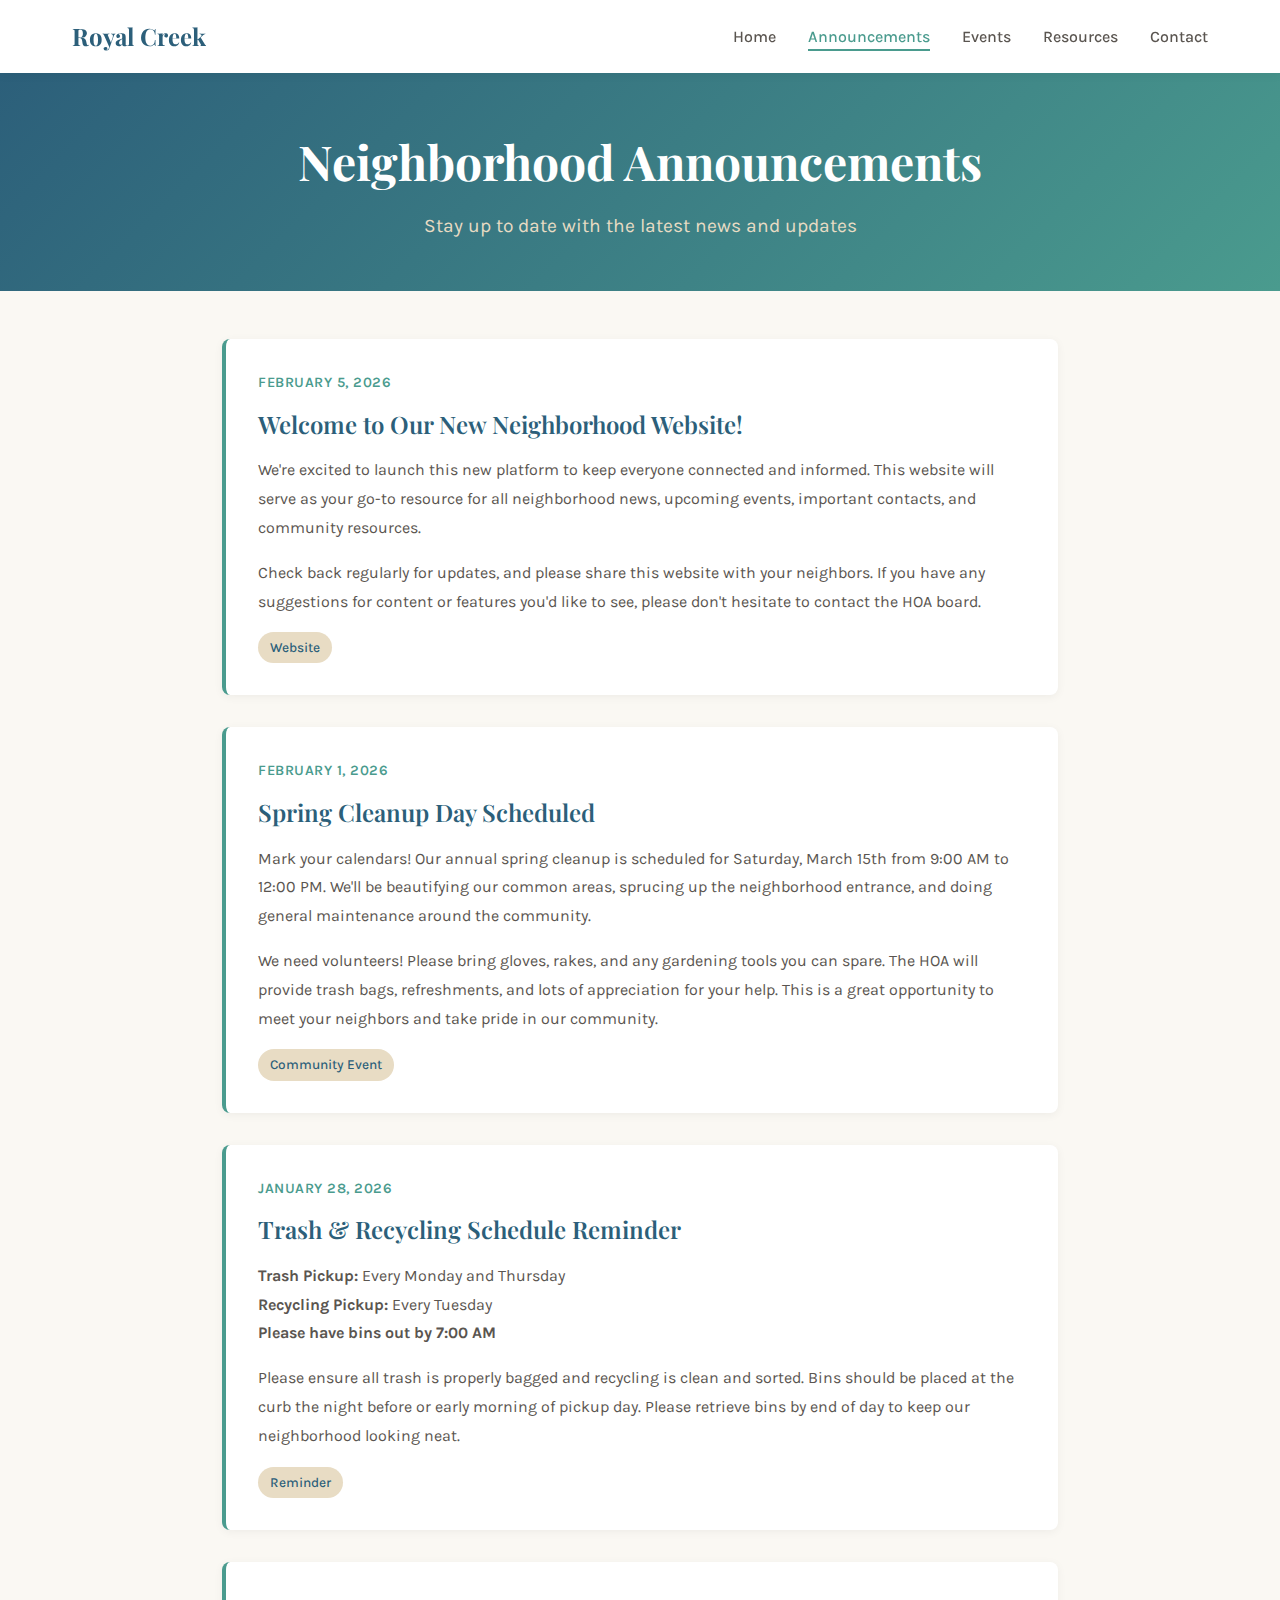
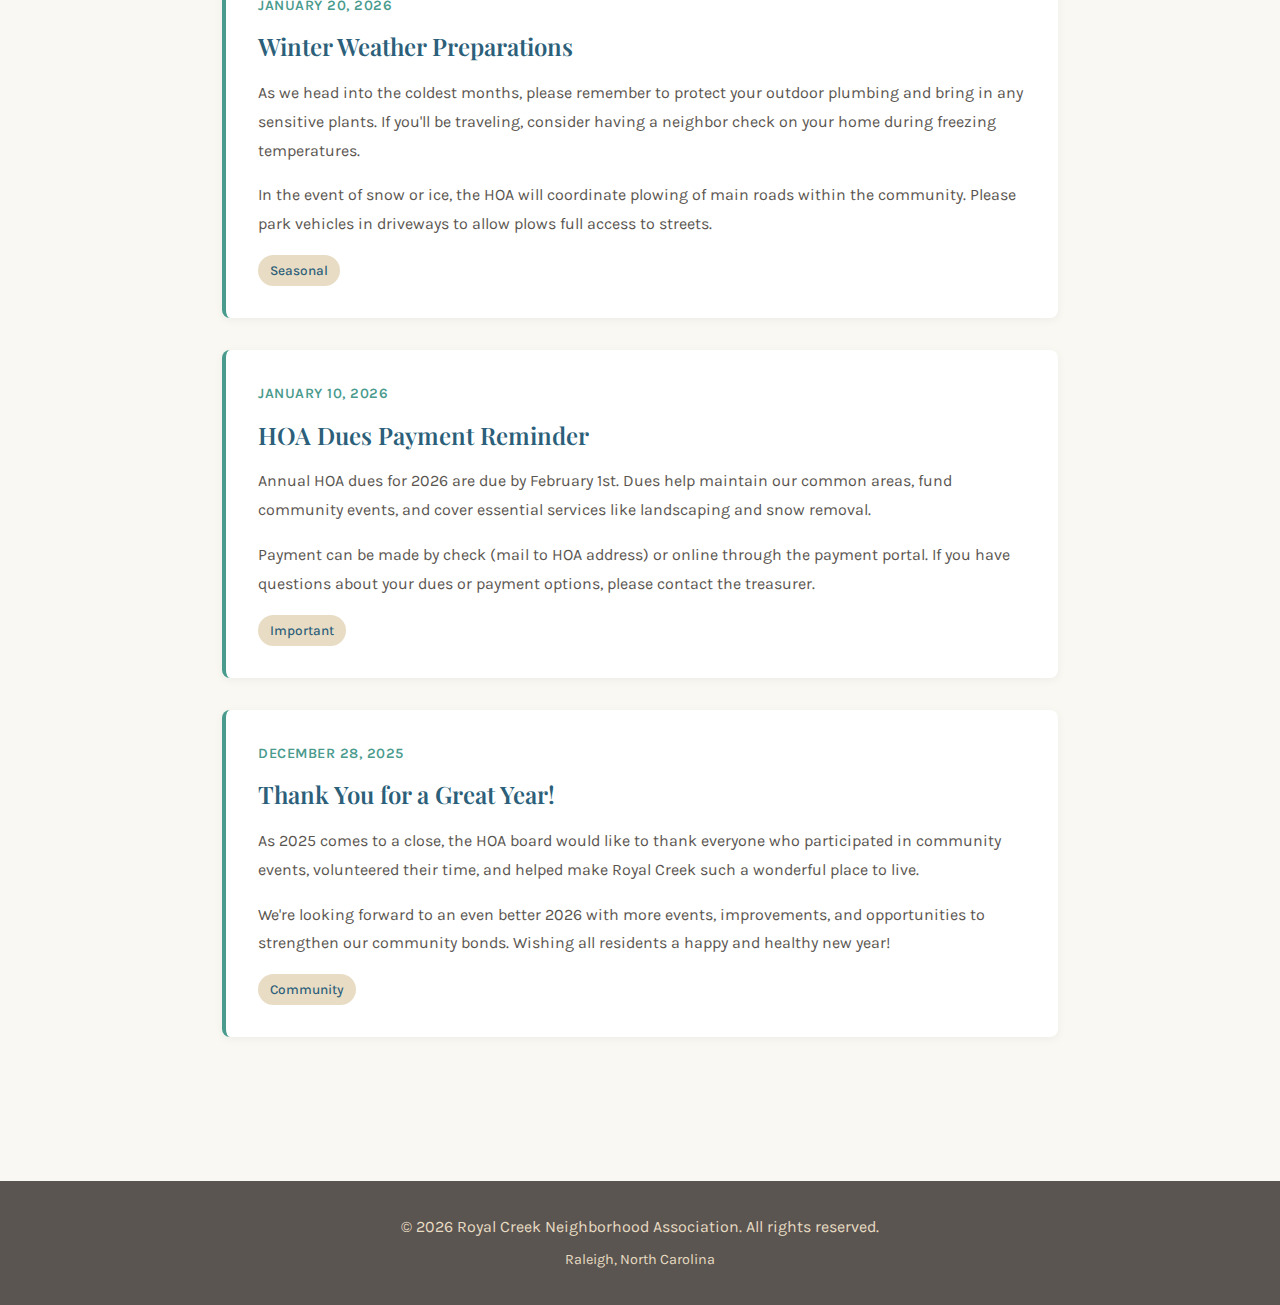
<file: announcements.html>
<!DOCTYPE html>
<html lang="en">
<head>
    <meta charset="UTF-8">
    <meta name="viewport" content="width=device-width, initial-scale=1.0">
    <title>Announcements | Royal Creek Neighborhood</title>
    <link href="https://fonts.googleapis.com/css2?family=Playfair+Display:wght@600;700&family=Karla:wght@400;500;600&display=swap" rel="stylesheet">
    <style>
        :root {
            --creek-blue: #2c5f7a;
            --creek-teal: #4a9b8e;
            --sand: #e8dcc4;
            --stone: #5a5550;
            --sage: #8fa88e;
            --cream: #faf8f3;
            --sunset: #d68568;
        }

        * {
            margin: 0;
            padding: 0;
            box-sizing: border-box;
        }

        body {
            font-family: 'Karla', sans-serif;
            background: var(--cream);
            color: var(--stone);
            line-height: 1.7;
        }

        .nav {
            background: white;
            box-shadow: 0 2px 10px rgba(0,0,0,0.05);
            position: sticky;
            top: 0;
            z-index: 100;
        }

        .nav-container {
            max-width: 1200px;
            margin: 0 auto;
            padding: 1rem 2rem;
            display: flex;
            justify-content: space-between;
            align-items: center;
        }

        .nav-logo {
            font-family: 'Playfair Display', serif;
            font-size: 1.5rem;
            color: var(--creek-blue);
            font-weight: 700;
            text-decoration: none;
        }

        .nav-links {
            display: flex;
            gap: 2rem;
            list-style: none;
        }

        .nav-links a {
            color: var(--stone);
            text-decoration: none;
            font-weight: 500;
            transition: color 0.3s ease;
            position: relative;
        }

        .nav-links a:hover,
        .nav-links a.active {
            color: var(--creek-teal);
        }

        .nav-links a.active::after {
            content: '';
            position: absolute;
            bottom: -5px;
            left: 0;
            right: 0;
            height: 2px;
            background: var(--creek-teal);
        }

        .mobile-toggle {
            display: none;
            background: none;
            border: none;
            font-size: 1.5rem;
            color: var(--creek-blue);
            cursor: pointer;
        }

        .page-header {
            background: linear-gradient(135deg, var(--creek-blue) 0%, var(--creek-teal) 100%);
            padding: 3rem 2rem;
            text-align: center;
            color: white;
        }

        .page-header h1 {
            font-family: 'Playfair Display', serif;
            font-size: 3rem;
            margin-bottom: 0.5rem;
        }

        .page-header p {
            font-size: 1.2rem;
            color: var(--sand);
        }

        .container {
            max-width: 900px;
            margin: 0 auto;
            padding: 3rem 2rem;
        }

        .announcements {
            background: white;
            border-left: 4px solid var(--creek-teal);
            padding: 2rem;
            margin-bottom: 2rem;
            border-radius: 8px;
            box-shadow: 0 2px 10px rgba(0,0,0,0.05);
            transition: transform 0.3s ease, box-shadow 0.3s ease;
        }

        .announcements:hover {
            transform: translateX(8px);
            box-shadow: 0 4px 20px rgba(0,0,0,0.1);
        }

        .announcement-date {
            color: var(--creek-teal);
            font-weight: 600;
            font-size: 0.9rem;
            margin-bottom: 0.5rem;
            text-transform: uppercase;
            letter-spacing: 0.5px;
        }

        .announcement-title {
            font-size: 1.5rem;
            color: var(--creek-blue);
            margin-bottom: 0.75rem;
            font-weight: 600;
            font-family: 'Playfair Display', serif;
        }

        .announcement-content {
            color: var(--stone);
            line-height: 1.8;
        }

        .announcement-tag {
            display: inline-block;
            background: var(--sand);
            color: var(--creek-blue);
            padding: 0.25rem 0.75rem;
            border-radius: 20px;
            font-size: 0.85rem;
            margin-top: 1rem;
            font-weight: 500;
        }

        footer {
            background: var(--stone);
            color: var(--sand);
            text-align: center;
            padding: 2rem;
            margin-top: 4rem;
        }

        @media (max-width: 768px) {
            .mobile-toggle {
                display: block;
            }

            .nav-links {
                display: none;
                position: absolute;
                top: 100%;
                left: 0;
                right: 0;
                background: white;
                flex-direction: column;
                padding: 1rem 2rem;
                box-shadow: 0 4px 10px rgba(0,0,0,0.1);
            }

            .nav-links.active {
                display: flex;
            }

            .page-header h1 {
                font-size: 2rem;
            }

            .container {
                padding: 2rem 1rem;
            }
        }
    </style>
</head>
<body>
    <nav class="nav">
        <div class="nav-container">
            <a href="index.html" class="nav-logo">Royal Creek</a>
            <button class="mobile-toggle" onclick="toggleMenu()">☰</button>
            <ul class="nav-links" id="navLinks">
                <li><a href="index.html">Home</a></li>
                <li><a href="announcements.html" class="active">Announcements</a></li>
                <li><a href="events.html">Events</a></li>
                <li><a href="resources.html">Resources</a></li>
                <li><a href="contact.html">Contact</a></li>
            </ul>
        </div>
    </nav>

    <div class="page-header">
        <h1>Neighborhood Announcements</h1>
        <p>Stay up to date with the latest news and updates</p>
    </div>

    <div class="container">
        <div class="announcements">
            <div class="announcement-date">February 5, 2026</div>
            <div class="announcement-title">Welcome to Our New Neighborhood Website!</div>
            <div class="announcement-content">
                <p>We're excited to launch this new platform to keep everyone connected and informed. This website will serve as your go-to resource for all neighborhood news, upcoming events, important contacts, and community resources.</p>
                <p style="margin-top: 1rem;">Check back regularly for updates, and please share this website with your neighbors. If you have any suggestions for content or features you'd like to see, please don't hesitate to contact the HOA board.</p>
            </div>
            <span class="announcement-tag">Website</span>
        </div>

        <div class="announcements">
            <div class="announcement-date">February 1, 2026</div>
            <div class="announcement-title">Spring Cleanup Day Scheduled</div>
            <div class="announcement-content">
                <p>Mark your calendars! Our annual spring cleanup is scheduled for Saturday, March 15th from 9:00 AM to 12:00 PM. We'll be beautifying our common areas, sprucing up the neighborhood entrance, and doing general maintenance around the community.</p>
                <p style="margin-top: 1rem;">We need volunteers! Please bring gloves, rakes, and any gardening tools you can spare. The HOA will provide trash bags, refreshments, and lots of appreciation for your help. This is a great opportunity to meet your neighbors and take pride in our community.</p>
            </div>
            <span class="announcement-tag">Community Event</span>
        </div>

        <div class="announcements">
            <div class="announcement-date">January 28, 2026</div>
            <div class="announcement-title">Trash & Recycling Schedule Reminder</div>
            <div class="announcement-content">
                <p><strong>Trash Pickup:</strong> Every Monday and Thursday<br>
                <strong>Recycling Pickup:</strong> Every Tuesday<br>
                <strong>Please have bins out by 7:00 AM</strong></p>
                <p style="margin-top: 1rem;">Please ensure all trash is properly bagged and recycling is clean and sorted. Bins should be placed at the curb the night before or early morning of pickup day. Please retrieve bins by end of day to keep our neighborhood looking neat.</p>
            </div>
            <span class="announcement-tag">Reminder</span>
        </div>

        <div class="announcements">
            <div class="announcement-date">January 20, 2026</div>
            <div class="announcement-title">Winter Weather Preparations</div>
            <div class="announcement-content">
                <p>As we head into the coldest months, please remember to protect your outdoor plumbing and bring in any sensitive plants. If you'll be traveling, consider having a neighbor check on your home during freezing temperatures.</p>
                <p style="margin-top: 1rem;">In the event of snow or ice, the HOA will coordinate plowing of main roads within the community. Please park vehicles in driveways to allow plows full access to streets.</p>
            </div>
            <span class="announcement-tag">Seasonal</span>
        </div>

        <div class="announcements">
            <div class="announcement-date">January 10, 2026</div>
            <div class="announcement-title">HOA Dues Payment Reminder</div>
            <div class="announcement-content">
                <p>Annual HOA dues for 2026 are due by February 1st. Dues help maintain our common areas, fund community events, and cover essential services like landscaping and snow removal.</p>
                <p style="margin-top: 1rem;">Payment can be made by check (mail to HOA address) or online through the payment portal. If you have questions about your dues or payment options, please contact the treasurer.</p>
            </div>
            <span class="announcement-tag">Important</span>
        </div>

        <div class="announcements">
            <div class="announcement-date">December 28, 2025</div>
            <div class="announcement-title">Thank You for a Great Year!</div>
            <div class="announcement-content">
                <p>As 2025 comes to a close, the HOA board would like to thank everyone who participated in community events, volunteered their time, and helped make Royal Creek such a wonderful place to live.</p>
                <p style="margin-top: 1rem;">We're looking forward to an even better 2026 with more events, improvements, and opportunities to strengthen our community bonds. Wishing all residents a happy and healthy new year!</p>
            </div>
            <span class="announcement-tag">Community</span>
        </div>
    </div>

    <footer>
        <p>&copy; 2026 Royal Creek Neighborhood Association. All rights reserved.</p>
        <p style="margin-top: 0.5rem; font-size: 0.9rem;">Raleigh, North Carolina</p>
    </footer>

    <script>
        function toggleMenu() {
            document.getElementById('navLinks').classList.toggle('active');
        }
    </script>
</body>
</html>
</file>
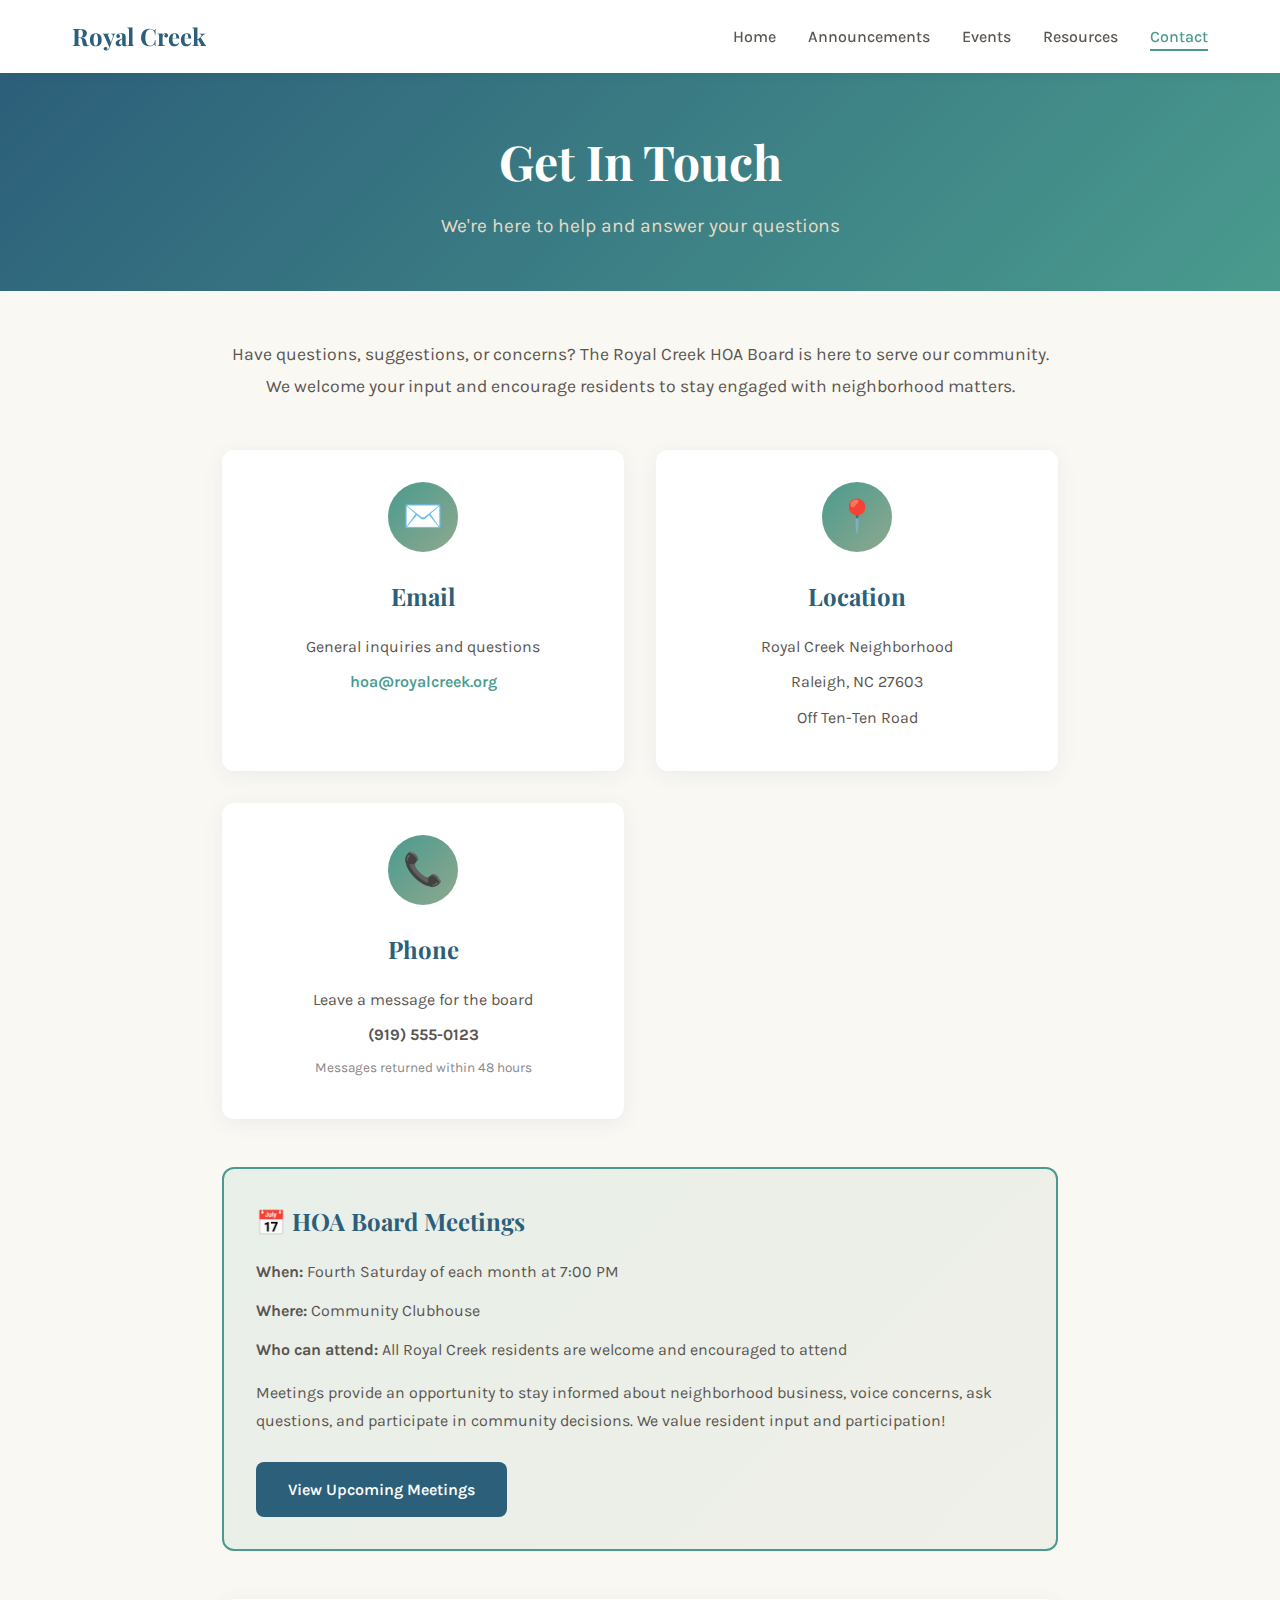
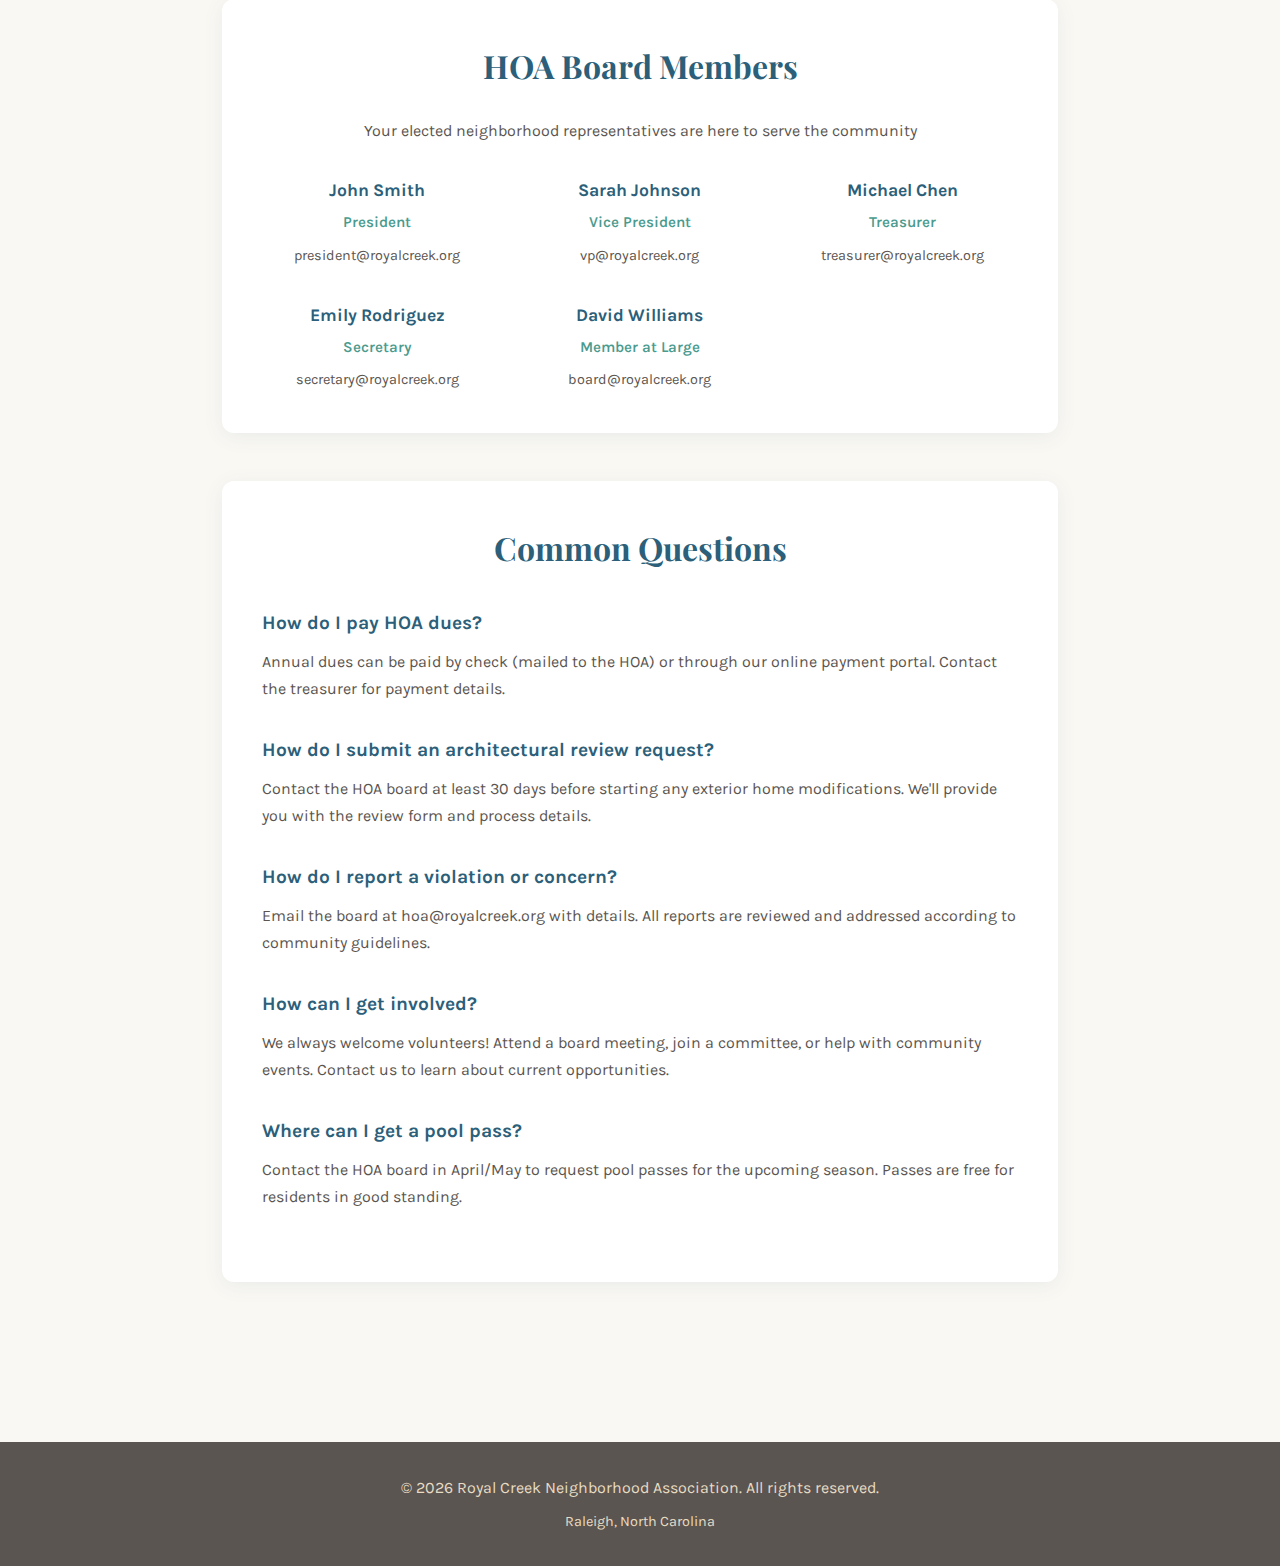
<file: contact.html>
<!DOCTYPE html>
<html lang="en">
<head>
    <meta charset="UTF-8">
    <meta name="viewport" content="width=device-width, initial-scale=1.0">
    <title>Contact | Royal Creek Neighborhood</title>
    <link href="https://fonts.googleapis.com/css2?family=Playfair+Display:wght@600;700&family=Karla:wght@400;500;600&display=swap" rel="stylesheet">
    <style>
        :root {
            --creek-blue: #2c5f7a;
            --creek-teal: #4a9b8e;
            --sand: #e8dcc4;
            --stone: #5a5550;
            --sage: #8fa88e;
            --cream: #faf8f3;
            --sunset: #d68568;
        }

        * {
            margin: 0;
            padding: 0;
            box-sizing: border-box;
        }

        body {
            font-family: 'Karla', sans-serif;
            background: var(--cream);
            color: var(--stone);
            line-height: 1.7;
        }

        .nav {
            background: white;
            box-shadow: 0 2px 10px rgba(0,0,0,0.05);
            position: sticky;
            top: 0;
            z-index: 100;
        }

        .nav-container {
            max-width: 1200px;
            margin: 0 auto;
            padding: 1rem 2rem;
            display: flex;
            justify-content: space-between;
            align-items: center;
        }

        .nav-logo {
            font-family: 'Playfair Display', serif;
            font-size: 1.5rem;
            color: var(--creek-blue);
            font-weight: 700;
            text-decoration: none;
        }

        .nav-links {
            display: flex;
            gap: 2rem;
            list-style: none;
        }

        .nav-links a {
            color: var(--stone);
            text-decoration: none;
            font-weight: 500;
            transition: color 0.3s ease;
            position: relative;
        }

        .nav-links a:hover,
        .nav-links a.active {
            color: var(--creek-teal);
        }

        .nav-links a.active::after {
            content: '';
            position: absolute;
            bottom: -5px;
            left: 0;
            right: 0;
            height: 2px;
            background: var(--creek-teal);
        }

        .mobile-toggle {
            display: none;
            background: none;
            border: none;
            font-size: 1.5rem;
            color: var(--creek-blue);
            cursor: pointer;
        }

        .page-header {
            background: linear-gradient(135deg, var(--creek-blue) 0%, var(--creek-teal) 100%);
            padding: 3rem 2rem;
            text-align: center;
            color: white;
        }

        .page-header h1 {
            font-family: 'Playfair Display', serif;
            font-size: 3rem;
            margin-bottom: 0.5rem;
        }

        .page-header p {
            font-size: 1.2rem;
            color: var(--sand);
        }

        .container {
            max-width: 900px;
            margin: 0 auto;
            padding: 3rem 2rem;
        }

        .contact-intro {
            text-align: center;
            margin-bottom: 3rem;
        }

        .contact-intro p {
            font-size: 1.1rem;
            line-height: 1.8;
            color: var(--stone);
        }

        .contact-grid {
            display: grid;
            grid-template-columns: repeat(auto-fit, minmax(280px, 1fr));
            gap: 2rem;
            margin-bottom: 3rem;
        }

        .contact-card {
            background: white;
            padding: 2rem;
            border-radius: 12px;
            box-shadow: 0 4px 20px rgba(44, 95, 122, 0.08);
            text-align: center;
            transition: all 0.3s ease;
        }

        .contact-card:hover {
            transform: translateY(-4px);
            box-shadow: 0 8px 30px rgba(44, 95, 122, 0.15);
        }

        .contact-icon {
            width: 70px;
            height: 70px;
            background: linear-gradient(135deg, var(--creek-teal), var(--sage));
            border-radius: 50%;
            display: flex;
            align-items: center;
            justify-content: center;
            margin: 0 auto 1.5rem;
            font-size: 2rem;
        }

        .contact-card h2 {
            font-family: 'Playfair Display', serif;
            font-size: 1.5rem;
            color: var(--creek-blue);
            margin-bottom: 1rem;
        }

        .contact-card p {
            color: var(--stone);
            margin-bottom: 0.5rem;
        }

        .contact-card a {
            color: var(--creek-teal);
            text-decoration: none;
            font-weight: 600;
        }

        .contact-card a:hover {
            text-decoration: underline;
        }

        .board-section {
            background: white;
            padding: 2.5rem;
            border-radius: 12px;
            box-shadow: 0 4px 20px rgba(44, 95, 122, 0.08);
            margin-bottom: 3rem;
        }

        .board-section h2 {
            font-family: 'Playfair Display', serif;
            font-size: 2rem;
            color: var(--creek-blue);
            margin-bottom: 1.5rem;
            text-align: center;
        }

        .board-members {
            display: grid;
            grid-template-columns: repeat(auto-fit, minmax(200px, 1fr));
            gap: 2rem;
            margin-top: 2rem;
        }

        .board-member {
            text-align: center;
        }

        .board-member h3 {
            color: var(--creek-blue);
            font-size: 1.1rem;
            margin-bottom: 0.25rem;
        }

        .board-member .role {
            color: var(--creek-teal);
            font-weight: 600;
            font-size: 0.95rem;
            margin-bottom: 0.5rem;
        }

        .board-member .email {
            color: var(--stone);
            font-size: 0.9rem;
        }

        .meeting-info {
            background: linear-gradient(135deg, rgba(74, 155, 142, 0.1), rgba(143, 168, 142, 0.1));
            border: 2px solid var(--creek-teal);
            border-radius: 12px;
            padding: 2rem;
            margin-bottom: 3rem;
        }

        .meeting-info h3 {
            font-family: 'Playfair Display', serif;
            font-size: 1.5rem;
            color: var(--creek-blue);
            margin-bottom: 1rem;
        }

        .meeting-info p {
            margin-bottom: 0.75rem;
        }

        .btn {
            display: inline-block;
            padding: 0.875rem 2rem;
            background: var(--creek-blue);
            color: white;
            text-decoration: none;
            border-radius: 8px;
            font-weight: 600;
            transition: all 0.3s ease;
            border: none;
            cursor: pointer;
            font-size: 1rem;
            margin-top: 1rem;
        }

        .btn:hover {
            background: var(--creek-teal);
            transform: translateY(-2px);
            box-shadow: 0 4px 12px rgba(44, 95, 122, 0.3);
        }

        footer {
            background: var(--stone);
            color: var(--sand);
            text-align: center;
            padding: 2rem;
            margin-top: 4rem;
        }

        @media (max-width: 768px) {
            .mobile-toggle {
                display: block;
            }

            .nav-links {
                display: none;
                position: absolute;
                top: 100%;
                left: 0;
                right: 0;
                background: white;
                flex-direction: column;
                padding: 1rem 2rem;
                box-shadow: 0 4px 10px rgba(0,0,0,0.1);
            }

            .nav-links.active {
                display: flex;
            }

            .page-header h1 {
                font-size: 2rem;
            }

            .contact-grid {
                grid-template-columns: 1fr;
            }

            .board-members {
                grid-template-columns: 1fr;
            }
        }
    </style>
</head>
<body>
    <nav class="nav">
        <div class="nav-container">
            <a href="index.html" class="nav-logo">Royal Creek</a>
            <button class="mobile-toggle" onclick="toggleMenu()">☰</button>
            <ul class="nav-links" id="navLinks">
                <li><a href="index.html">Home</a></li>
                <li><a href="announcements.html">Announcements</a></li>
                <li><a href="events.html">Events</a></li>
                <li><a href="resources.html">Resources</a></li>
                <li><a href="contact.html" class="active">Contact</a></li>
            </ul>
        </div>
    </nav>

    <div class="page-header">
        <h1>Get In Touch</h1>
        <p>We're here to help and answer your questions</p>
    </div>

    <div class="container">
        <div class="contact-intro">
            <p>Have questions, suggestions, or concerns? The Royal Creek HOA Board is here to serve our community. We welcome your input and encourage residents to stay engaged with neighborhood matters.</p>
        </div>

        <div class="contact-grid">
            <div class="contact-card">
                <div class="contact-icon">✉️</div>
                <h2>Email</h2>
                <p>General inquiries and questions</p>
                <a href="mailto:hoa@royalcreek.org">hoa@royalcreek.org</a>
            </div>

            <div class="contact-card">
                <div class="contact-icon">📍</div>
                <h2>Location</h2>
                <p>Royal Creek Neighborhood</p>
                <p>Raleigh, NC 27603</p>
                <p>Off Ten-Ten Road</p>
            </div>

            <div class="contact-card">
                <div class="contact-icon">📞</div>
                <h2>Phone</h2>
                <p>Leave a message for the board</p>
                <p><strong>(919) 555-0123</strong></p>
                <p style="font-size: 0.85rem; margin-top: 0.5rem; color: #888;">Messages returned within 48 hours</p>
            </div>
        </div>

        <div class="meeting-info">
            <h3>📅 HOA Board Meetings</h3>
            <p><strong>When:</strong> Fourth Saturday of each month at 7:00 PM</p>
            <p><strong>Where:</strong> Community Clubhouse</p>
            <p><strong>Who can attend:</strong> All Royal Creek residents are welcome and encouraged to attend</p>
            <p style="margin-top: 1rem;">Meetings provide an opportunity to stay informed about neighborhood business, voice concerns, ask questions, and participate in community decisions. We value resident input and participation!</p>
            <a href="events.html" class="btn">View Upcoming Meetings</a>
        </div>

        <div class="board-section">
            <h2>HOA Board Members</h2>
            <p style="text-align: center; margin-bottom: 2rem; color: var(--stone);">Your elected neighborhood representatives are here to serve the community</p>
            
            <div class="board-members">
                <div class="board-member">
                    <h3>John Smith</h3>
                    <div class="role">President</div>
                    <div class="email">president@royalcreek.org</div>
                </div>

                <div class="board-member">
                    <h3>Sarah Johnson</h3>
                    <div class="role">Vice President</div>
                    <div class="email">vp@royalcreek.org</div>
                </div>

                <div class="board-member">
                    <h3>Michael Chen</h3>
                    <div class="role">Treasurer</div>
                    <div class="email">treasurer@royalcreek.org</div>
                </div>

                <div class="board-member">
                    <h3>Emily Rodriguez</h3>
                    <div class="role">Secretary</div>
                    <div class="email">secretary@royalcreek.org</div>
                </div>

                <div class="board-member">
                    <h3>David Williams</h3>
                    <div class="role">Member at Large</div>
                    <div class="email">board@royalcreek.org</div>
                </div>
            </div>
        </div>

        <div class="board-section">
            <h2>Common Questions</h2>
            <div style="margin-top: 2rem;">
                <h3 style="color: var(--creek-blue); margin-bottom: 0.5rem; font-size: 1.2rem;">How do I pay HOA dues?</h3>
                <p style="margin-bottom: 2rem;">Annual dues can be paid by check (mailed to the HOA) or through our online payment portal. Contact the treasurer for payment details.</p>

                <h3 style="color: var(--creek-blue); margin-bottom: 0.5rem; font-size: 1.2rem;">How do I submit an architectural review request?</h3>
                <p style="margin-bottom: 2rem;">Contact the HOA board at least 30 days before starting any exterior home modifications. We'll provide you with the review form and process details.</p>

                <h3 style="color: var(--creek-blue); margin-bottom: 0.5rem; font-size: 1.2rem;">How do I report a violation or concern?</h3>
                <p style="margin-bottom: 2rem;">Email the board at hoa@royalcreek.org with details. All reports are reviewed and addressed according to community guidelines.</p>

                <h3 style="color: var(--creek-blue); margin-bottom: 0.5rem; font-size: 1.2rem;">How can I get involved?</h3>
                <p style="margin-bottom: 2rem;">We always welcome volunteers! Attend a board meeting, join a committee, or help with community events. Contact us to learn about current opportunities.</p>

                <h3 style="color: var(--creek-blue); margin-bottom: 0.5rem; font-size: 1.2rem;">Where can I get a pool pass?</h3>
                <p style="margin-bottom: 2rem;">Contact the HOA board in April/May to request pool passes for the upcoming season. Passes are free for residents in good standing.</p>
            </div>
        </div>
    </div>

    <footer>
        <p>&copy; 2026 Royal Creek Neighborhood Association. All rights reserved.</p>
        <p style="margin-top: 0.5rem; font-size: 0.9rem;">Raleigh, North Carolina</p>
    </footer>

    <script>
        function toggleMenu() {
            document.getElementById('navLinks').classList.toggle('active');
        }
    </script>
</body>
</html>
</file>
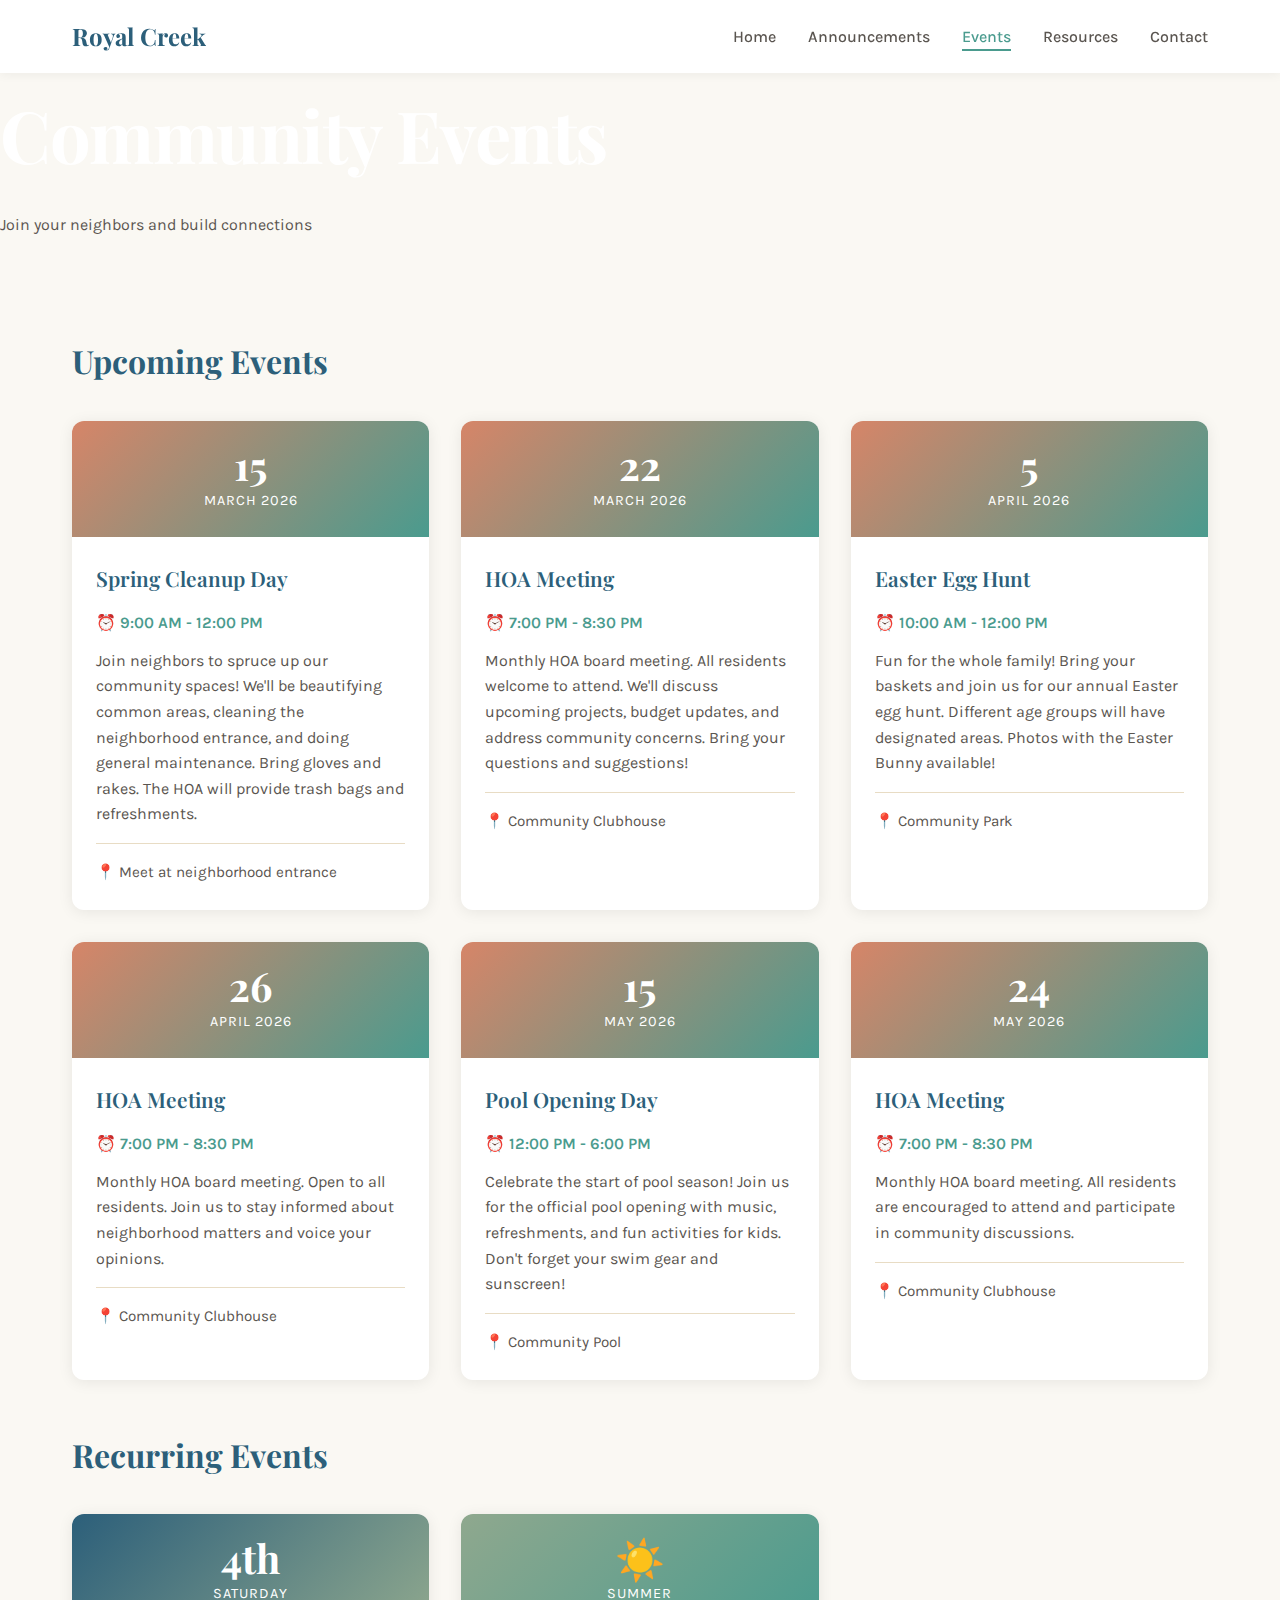
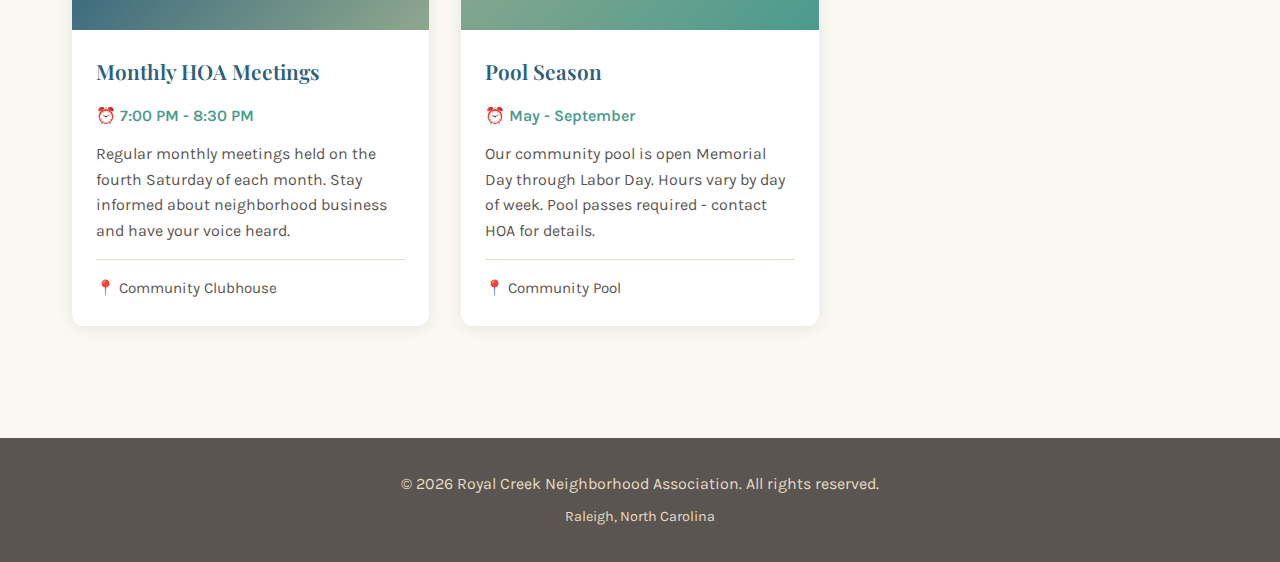
<file: events.html>
<!DOCTYPE html>
<html lang="en">
<head>
    <meta charset="UTF-8">
    <meta name="viewport" content="width=device-width, initial-scale=1.0">
    <title>Events | Royal Creek Neighborhood</title>
    <link href="https://fonts.googleapis.com/css2?family=Playfair+Display:wght@600;700&family=Karla:wght@400;500;600&display=swap" rel="stylesheet">
    <link rel="stylesheet" type="text/css" href="styles/main.css" />
    <link rel="stylesheet" type="text/css" href="styles/events.css" />
</head>
<body>
    <nav class="nav">
        <div class="nav-container">
            <a href="index.html" class="nav-logo">Royal Creek</a>
            <button class="mobile-toggle" onclick="toggleMenu()">☰</button>
            <ul class="nav-links" id="navLinks">
                <li><a href="index.html">Home</a></li>
                <li><a href="announcements.html">Announcements</a></li>
                <li><a href="events.html" class="active">Events</a></li>
                <li><a href="resources.html">Resources</a></li>
                <li><a href="contact.html">Contact</a></li>
            </ul>
        </div>
    </nav>

    <div class="page-header">
        <h1>Community Events</h1>
        <p>Join your neighbors and build connections</p>
    </div>

    <div class="container">
        <h2 class="section-title">Upcoming Events</h2>
        <div class="events-grid">
            <div class="event-card">
                <div class="event-date">
                    <div class="event-day">15</div>
                    <div class="event-month">March 2026</div>
                </div>
                <div class="event-details">
                    <div class="event-title">Spring Cleanup Day</div>
                    <div class="event-time">⏰ 9:00 AM - 12:00 PM</div>
                    <div class="event-description">
                        Join neighbors to spruce up our community spaces! We'll be beautifying common areas, cleaning the neighborhood entrance, and doing general maintenance. Bring gloves and rakes. The HOA will provide trash bags and refreshments.
                    </div>
                    <div class="event-location">📍 Meet at neighborhood entrance</div>
                </div>
            </div>

            <div class="event-card">
                <div class="event-date">
                    <div class="event-day">22</div>
                    <div class="event-month">March 2026</div>
                </div>
                <div class="event-details">
                    <div class="event-title">HOA Meeting</div>
                    <div class="event-time">⏰ 7:00 PM - 8:30 PM</div>
                    <div class="event-description">
                        Monthly HOA board meeting. All residents welcome to attend. We'll discuss upcoming projects, budget updates, and address community concerns. Bring your questions and suggestions!
                    </div>
                    <div class="event-location">📍 Community Clubhouse</div>
                </div>
            </div>

            <div class="event-card">
                <div class="event-date">
                    <div class="event-day">5</div>
                    <div class="event-month">April 2026</div>
                </div>
                <div class="event-details">
                    <div class="event-title">Easter Egg Hunt</div>
                    <div class="event-time">⏰ 10:00 AM - 12:00 PM</div>
                    <div class="event-description">
                        Fun for the whole family! Bring your baskets and join us for our annual Easter egg hunt. Different age groups will have designated areas. Photos with the Easter Bunny available!
                    </div>
                    <div class="event-location">📍 Community Park</div>
                </div>
            </div>

            <div class="event-card">
                <div class="event-date">
                    <div class="event-day">26</div>
                    <div class="event-month">April 2026</div>
                </div>
                <div class="event-details">
                    <div class="event-title">HOA Meeting</div>
                    <div class="event-time">⏰ 7:00 PM - 8:30 PM</div>
                    <div class="event-description">
                        Monthly HOA board meeting. Open to all residents. Join us to stay informed about neighborhood matters and voice your opinions.
                    </div>
                    <div class="event-location">📍 Community Clubhouse</div>
                </div>
            </div>

            <div class="event-card">
                <div class="event-date">
                    <div class="event-day">15</div>
                    <div class="event-month">May 2026</div>
                </div>
                <div class="event-details">
                    <div class="event-title">Pool Opening Day</div>
                    <div class="event-time">⏰ 12:00 PM - 6:00 PM</div>
                    <div class="event-description">
                        Celebrate the start of pool season! Join us for the official pool opening with music, refreshments, and fun activities for kids. Don't forget your swim gear and sunscreen!
                    </div>
                    <div class="event-location">📍 Community Pool</div>
                </div>
            </div>

            <div class="event-card">
                <div class="event-date">
                    <div class="event-day">24</div>
                    <div class="event-month">May 2026</div>
                </div>
                <div class="event-details">
                    <div class="event-title">HOA Meeting</div>
                    <div class="event-time">⏰ 7:00 PM - 8:30 PM</div>
                    <div class="event-description">
                        Monthly HOA board meeting. All residents are encouraged to attend and participate in community discussions.
                    </div>
                    <div class="event-location">📍 Community Clubhouse</div>
                </div>
            </div>
        </div>

        <h2 class="section-title">Recurring Events</h2>
        <div class="events-grid">
            <div class="event-card">
                <div class="event-date" style="background: linear-gradient(135deg, var(--creek-blue), var(--sage));">
                    <div class="event-day">4th</div>
                    <div class="event-month">Saturday</div>
                </div>
                <div class="event-details">
                    <div class="event-title">Monthly HOA Meetings</div>
                    <div class="event-time">⏰ 7:00 PM - 8:30 PM</div>
                    <div class="event-description">
                        Regular monthly meetings held on the fourth Saturday of each month. Stay informed about neighborhood business and have your voice heard.
                    </div>
                    <div class="event-location">📍 Community Clubhouse</div>
                </div>
            </div>

            <div class="event-card">
                <div class="event-date" style="background: linear-gradient(135deg, var(--sage), var(--creek-teal));">
                    <div class="event-day">☀️</div>
                    <div class="event-month">Summer</div>
                </div>
                <div class="event-details">
                    <div class="event-title">Pool Season</div>
                    <div class="event-time">⏰ May - September</div>
                    <div class="event-description">
                        Our community pool is open Memorial Day through Labor Day. Hours vary by day of week. Pool passes required - contact HOA for details.
                    </div>
                    <div class="event-location">📍 Community Pool</div>
                </div>
            </div>
        </div>
    </div>

    <footer>
        <p>&copy; 2026 Royal Creek Neighborhood Association. All rights reserved.</p>
        <p style="margin-top: 0.5rem; font-size: 0.9rem;">Raleigh, North Carolina</p>
    </footer>

    <script>
        function toggleMenu() {
            document.getElementById('navLinks').classList.toggle('active');
        }
    </script>
</body>
</html>
</file>
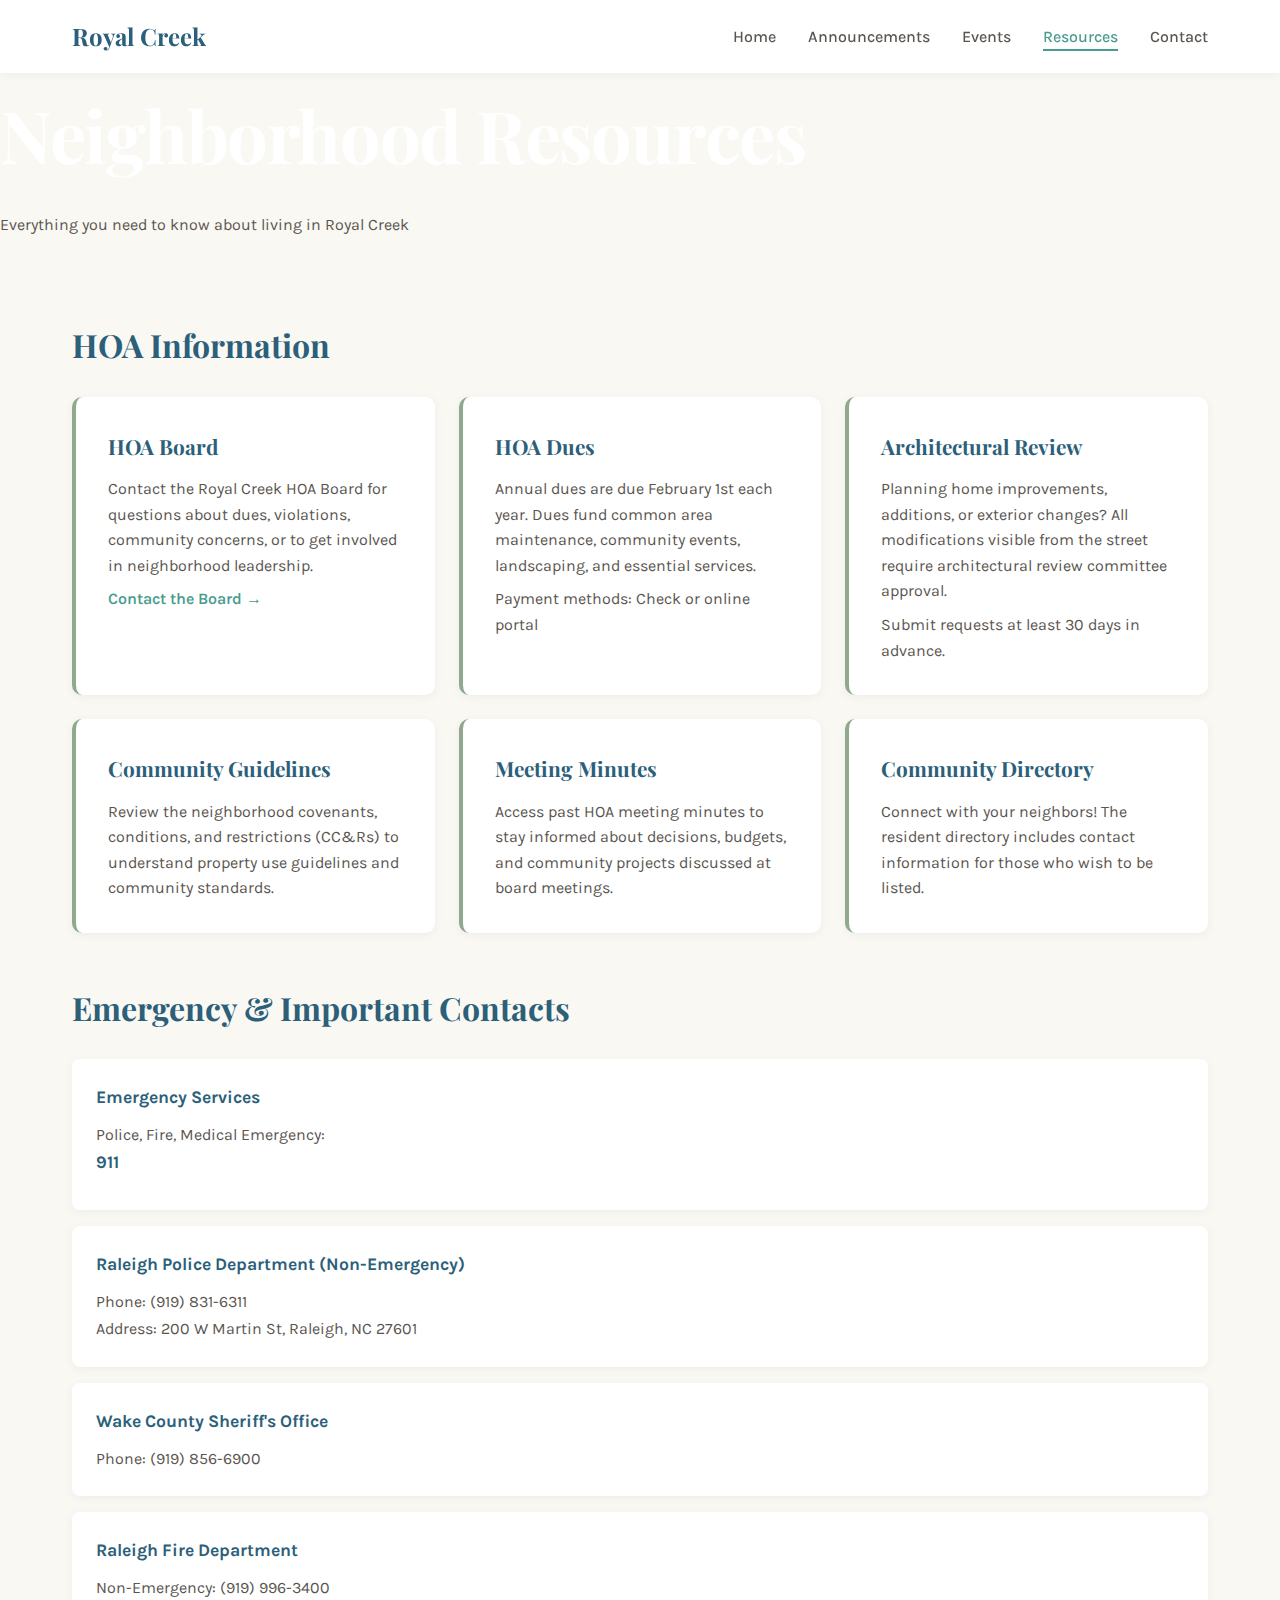
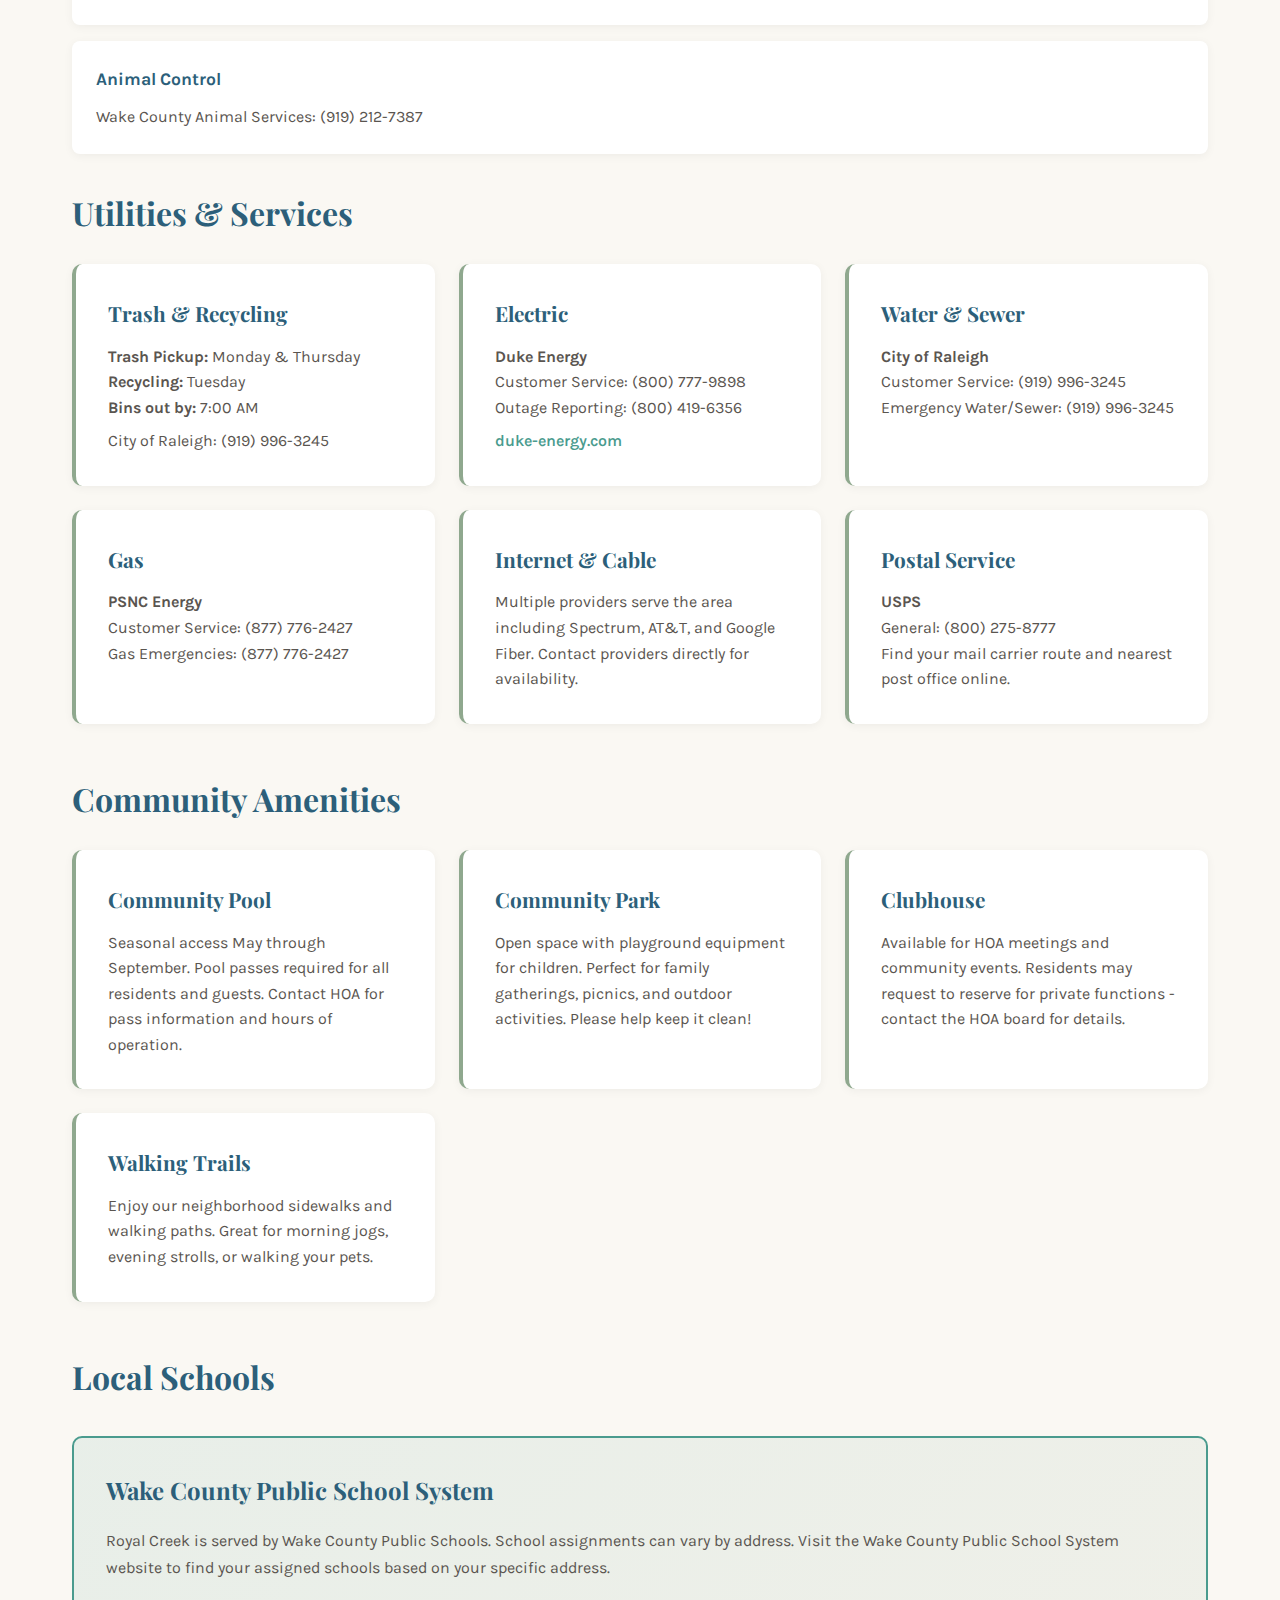
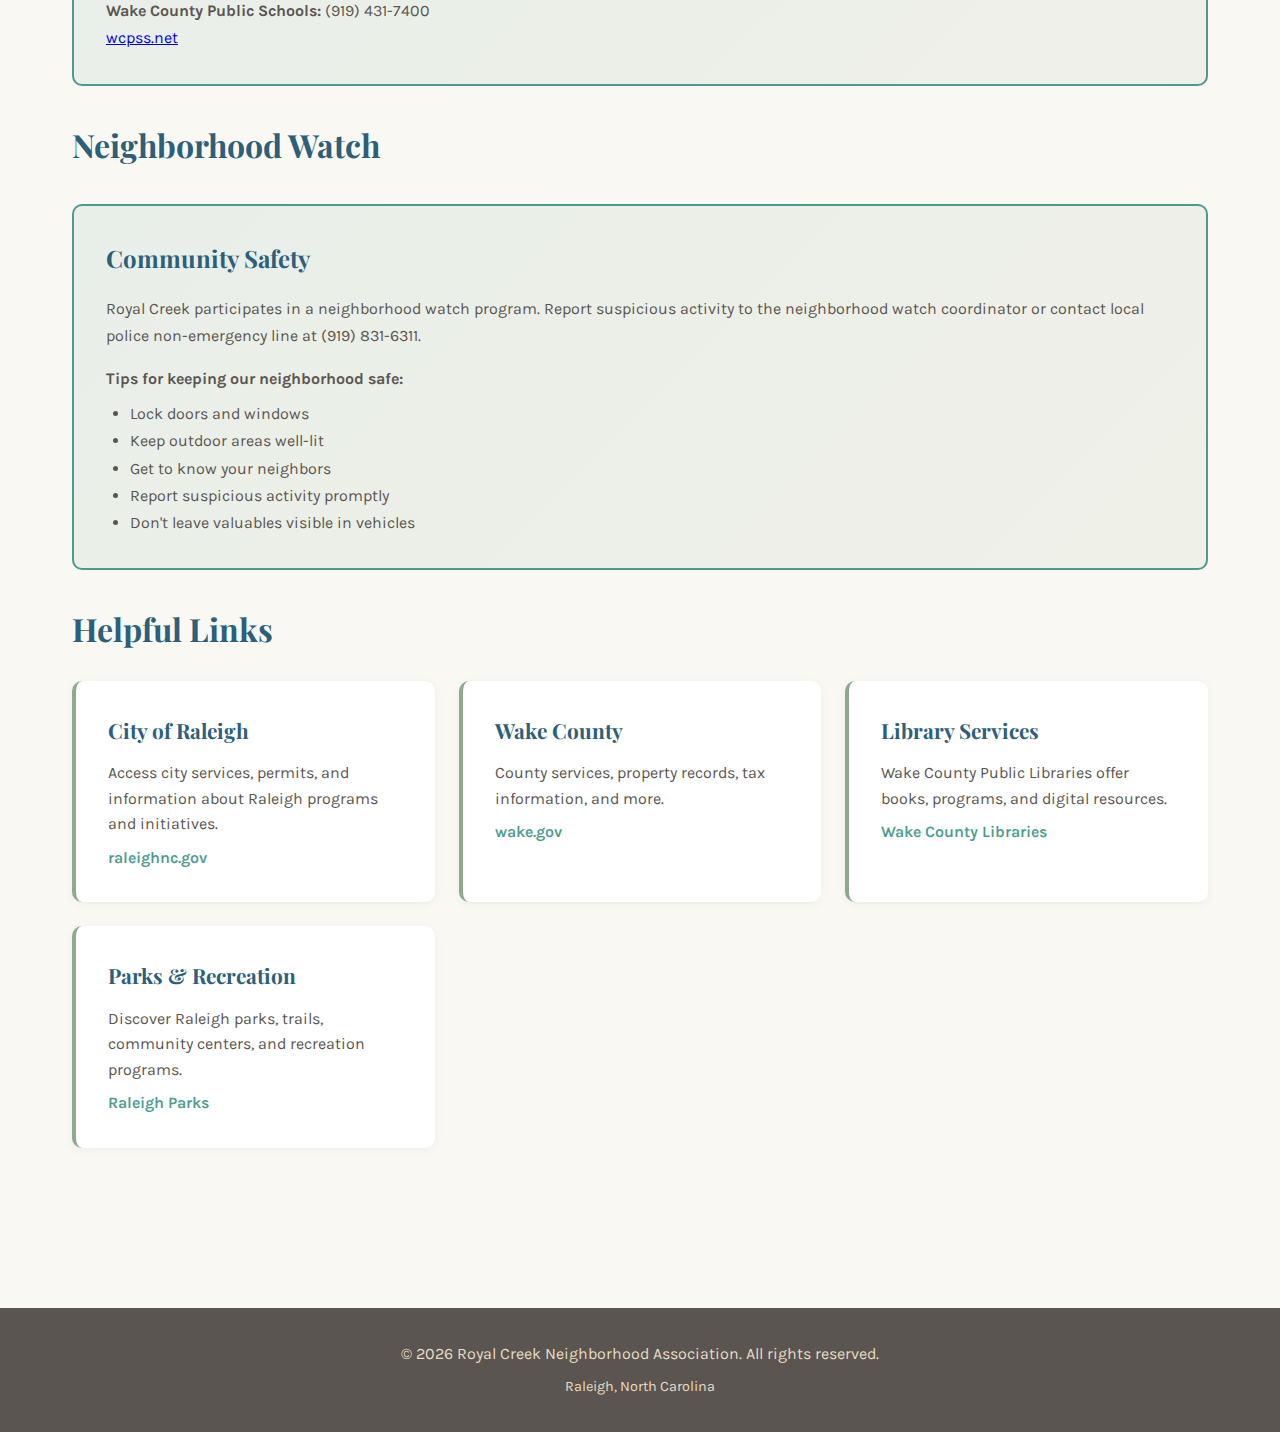
<file: resources.html>
<!DOCTYPE html>
<html lang="en">
<head>
    <meta charset="UTF-8">
    <meta name="viewport" content="width=device-width, initial-scale=1.0">
    <title>Resources | Royal Creek Neighborhood</title>
    <link href="https://fonts.googleapis.com/css2?family=Playfair+Display:wght@600;700&family=Karla:wght@400;500;600&display=swap" rel="stylesheet">
    <link rel="stylesheet" type="text/css" href="styles/main.css" />
    <link rel="stylesheet" type="text/css" href="styles/resources.css" />
</head>
<body>
    <nav class="nav">
        <div class="nav-container">
            <a href="index.html" class="nav-logo">Royal Creek</a>
            <button class="mobile-toggle" onclick="toggleMenu()">☰</button>
            <ul class="nav-links" id="navLinks">
                <li><a href="index.html">Home</a></li>
                <li><a href="announcements.html">Announcements</a></li>
                <li><a href="events.html">Events</a></li>
                <li><a href="resources.html" class="active">Resources</a></li>
                <li><a href="contact.html">Contact</a></li>
            </ul>
        </div>
    </nav>

    <div class="page-header">
        <h1>Neighborhood Resources</h1>
        <p>Everything you need to know about living in Royal Creek</p>
    </div>

    <div class="container">
        <h2 class="section-title">HOA Information</h2>
        <div class="resources-grid">
            <div class="resource-item">
                <h3>HOA Board</h3>
                <p>Contact the Royal Creek HOA Board for questions about dues, violations, community concerns, or to get involved in neighborhood leadership.</p>
                <p style="margin-top: 0.5rem;"><a href="contact.html">Contact the Board →</a></p>
            </div>

            <div class="resource-item">
                <h3>HOA Dues</h3>
                <p>Annual dues are due February 1st each year. Dues fund common area maintenance, community events, landscaping, and essential services.</p>
                <p style="margin-top: 0.5rem;">Payment methods: Check or online portal</p>
            </div>

            <div class="resource-item">
                <h3>Architectural Review</h3>
                <p>Planning home improvements, additions, or exterior changes? All modifications visible from the street require architectural review committee approval.</p>
                <p style="margin-top: 0.5rem;">Submit requests at least 30 days in advance.</p>
            </div>

            <div class="resource-item">
                <h3>Community Guidelines</h3>
                <p>Review the neighborhood covenants, conditions, and restrictions (CC&Rs) to understand property use guidelines and community standards.</p>
            </div>

            <div class="resource-item">
                <h3>Meeting Minutes</h3>
                <p>Access past HOA meeting minutes to stay informed about decisions, budgets, and community projects discussed at board meetings.</p>
            </div>

            <div class="resource-item">
                <h3>Community Directory</h3>
                <p>Connect with your neighbors! The resident directory includes contact information for those who wish to be listed.</p>
            </div>
        </div>

        <h2 class="section-title">Emergency & Important Contacts</h2>
        <div class="contact-block">
            <strong>Emergency Services</strong>
            Police, Fire, Medical Emergency: <strong>911</strong>
        </div>

        <div class="contact-block">
            <strong>Raleigh Police Department (Non-Emergency)</strong>
            Phone: (919) 831-6311<br>
            Address: 200 W Martin St, Raleigh, NC 27601
        </div>

        <div class="contact-block">
            <strong>Wake County Sheriff's Office</strong>
            Phone: (919) 856-6900
        </div>

        <div class="contact-block">
            <strong>Raleigh Fire Department</strong>
            Non-Emergency: (919) 996-3400
        </div>

        <div class="contact-block">
            <strong>Animal Control</strong>
            Wake County Animal Services: (919) 212-7387
        </div>

        <h2 class="section-title">Utilities & Services</h2>
        <div class="resources-grid">
            <div class="resource-item">
                <h3>Trash & Recycling</h3>
                <p><strong>Trash Pickup:</strong> Monday & Thursday<br>
                <strong>Recycling:</strong> Tuesday<br>
                <strong>Bins out by:</strong> 7:00 AM</p>
                <p style="margin-top: 0.5rem;">City of Raleigh: (919) 996-3245</p>
            </div>

            <div class="resource-item">
                <h3>Electric</h3>
                <p><strong>Duke Energy</strong><br>
                Customer Service: (800) 777-9898<br>
                Outage Reporting: (800) 419-6356</p>
                <p style="margin-top: 0.5rem;"><a href="https://www.duke-energy.com" target="_blank">duke-energy.com</a></p>
            </div>

            <div class="resource-item">
                <h3>Water & Sewer</h3>
                <p><strong>City of Raleigh</strong><br>
                Customer Service: (919) 996-3245<br>
                Emergency Water/Sewer: (919) 996-3245</p>
            </div>

            <div class="resource-item">
                <h3>Gas</h3>
                <p><strong>PSNC Energy</strong><br>
                Customer Service: (877) 776-2427<br>
                Gas Emergencies: (877) 776-2427</p>
            </div>

            <div class="resource-item">
                <h3>Internet & Cable</h3>
                <p>Multiple providers serve the area including Spectrum, AT&T, and Google Fiber. Contact providers directly for availability.</p>
            </div>

            <div class="resource-item">
                <h3>Postal Service</h3>
                <p><strong>USPS</strong><br>
                General: (800) 275-8777<br>
                Find your mail carrier route and nearest post office online.</p>
            </div>
        </div>

        <h2 class="section-title">Community Amenities</h2>
        <div class="resources-grid">
            <div class="resource-item">
                <h3>Community Pool</h3>
                <p>Seasonal access May through September. Pool passes required for all residents and guests. Contact HOA for pass information and hours of operation.</p>
            </div>

            <div class="resource-item">
                <h3>Community Park</h3>
                <p>Open space with playground equipment for children. Perfect for family gatherings, picnics, and outdoor activities. Please help keep it clean!</p>
            </div>

            <div class="resource-item">
                <h3>Clubhouse</h3>
                <p>Available for HOA meetings and community events. Residents may request to reserve for private functions - contact the HOA board for details.</p>
            </div>

            <div class="resource-item">
                <h3>Walking Trails</h3>
                <p>Enjoy our neighborhood sidewalks and walking paths. Great for morning jogs, evening strolls, or walking your pets.</p>
            </div>
        </div>

        <h2 class="section-title">Local Schools</h2>
        <div class="info-box">
            <h3>Wake County Public School System</h3>
            <p>Royal Creek is served by Wake County Public Schools. School assignments can vary by address. Visit the Wake County Public School System website to find your assigned schools based on your specific address.</p>
            <p style="margin-top: 1rem;">
                <strong>Wake County Public Schools:</strong> (919) 431-7400<br>
                <a href="https://www.wcpss.net" target="_blank">wcpss.net</a>
            </p>
        </div>

        <h2 class="section-title">Neighborhood Watch</h2>
        <div class="info-box">
            <h3>Community Safety</h3>
            <p>Royal Creek participates in a neighborhood watch program. Report suspicious activity to the neighborhood watch coordinator or contact local police non-emergency line at (919) 831-6311.</p>
            <p style="margin-top: 1rem;">
                <strong>Tips for keeping our neighborhood safe:</strong>
            </p>
            <ul style="margin-left: 1.5rem; margin-top: 0.5rem;">
                <li>Lock doors and windows</li>
                <li>Keep outdoor areas well-lit</li>
                <li>Get to know your neighbors</li>
                <li>Report suspicious activity promptly</li>
                <li>Don't leave valuables visible in vehicles</li>
            </ul>
        </div>

        <h2 class="section-title">Helpful Links</h2>
        <div class="resources-grid">
            <div class="resource-item">
                <h3>City of Raleigh</h3>
                <p>Access city services, permits, and information about Raleigh programs and initiatives.</p>
                <p style="margin-top: 0.5rem;"><a href="https://www.raleighnc.gov" target="_blank">raleighnc.gov</a></p>
            </div>

            <div class="resource-item">
                <h3>Wake County</h3>
                <p>County services, property records, tax information, and more.</p>
                <p style="margin-top: 0.5rem;"><a href="https://www.wake.gov" target="_blank">wake.gov</a></p>
            </div>

            <div class="resource-item">
                <h3>Library Services</h3>
                <p>Wake County Public Libraries offer books, programs, and digital resources.</p>
                <p style="margin-top: 0.5rem;"><a href="https://www.wakegov.com/departments-government/library" target="_blank">Wake County Libraries</a></p>
            </div>

            <div class="resource-item">
                <h3>Parks & Recreation</h3>
                <p>Discover Raleigh parks, trails, community centers, and recreation programs.</p>
                <p style="margin-top: 0.5rem;"><a href="https://raleighnc.gov/parks" target="_blank">Raleigh Parks</a></p>
            </div>
        </div>
    </div>

    <footer>
        <p>&copy; 2026 Royal Creek Neighborhood Association. All rights reserved.</p>
        <p style="margin-top: 0.5rem; font-size: 0.9rem;">Raleigh, North Carolina</p>
    </footer>

    <script>
        function toggleMenu() {
            document.getElementById('navLinks').classList.toggle('active');
        }
    </script>
</body>
</html>
</file>
<file: styles/main.css>
:root {
    --creek-blue: #2c5f7a;
    --creek-teal: #4a9b8e;
    --sand: #e8dcc4;
    --stone: #5a5550;
    --sage: #8fa88e;
    --cream: #faf8f3;
    --sunset: #d68568;
}

* {
    margin: 0;
    padding: 0;
    box-sizing: border-box;
}

body {
    font-family: 'Karla', sans-serif;
    background: var(--cream);
    color: var(--stone);
    line-height: 1.7;
    overflow-x: hidden;
}

.nav {
    background: white;
    box-shadow: 0 2px 10px rgba(0,0,0,0.05);
    position: sticky;
    top: 0;
    z-index: 100;
}

.nav-container {
    max-width: 1200px;
    margin: 0 auto;
    padding: 1rem 2rem;
    display: flex;
    justify-content: space-between;
    align-items: center;
}

.nav-logo {
    font-family: 'Playfair Display', serif;
    font-size: 1.5rem;
    color: var(--creek-blue);
    font-weight: 700;
    text-decoration: none;
}

.nav-links {
    display: flex;
    gap: 2rem;
    list-style: none;
}

.nav-links a {
    color: var(--stone);
    text-decoration: none;
    font-weight: 500;
    transition: color 0.3s ease;
    position: relative;
}

.nav-links a:hover,
.nav-links a.active {
    color: var(--creek-teal);
}

.nav-links a.active::after {
    content: '';
    position: absolute;
    bottom: -5px;
    left: 0;
    right: 0;
    height: 2px;
    background: var(--creek-teal);
}

.mobile-toggle {
    display: none;
    background: none;
    border: none;
    font-size: 1.5rem;
    color: var(--creek-blue);
    cursor: pointer;
}

.header {
    background: linear-gradient(135deg, var(--creek-blue) 0%, var(--creek-teal) 100%);
    padding: 4rem 2rem 8rem;
    position: relative;
    overflow: hidden;
}

.header::before {
    content: '';
    position: absolute;
    top: 0;
    left: 0;
    right: 0;
    bottom: 0;
    background: url('data:image/svg+xml,<svg width="100" height="100" xmlns="http://www.w3.org/2000/svg"><circle cx="2" cy="2" r="1" fill="white" opacity="0.1"/></svg>');
    opacity: 0.3;
    animation: drift 60s linear infinite;
}

@keyframes drift {
    from { transform: translateX(0); }
    to { transform: translateX(100px); }
}

.header-content {
    max-width: 1200px;
    margin: 0 auto;
    position: relative;
    z-index: 1;
    text-align: center;
}

h1 {
    font-family: 'Playfair Display', serif;
    font-size: 4.5rem;
    color: white;
    margin-bottom: 1rem;
    font-weight: 700;
    letter-spacing: -0.02em;
    animation: fadeInUp 0.8s ease-out;
}

.subtitle {
    color: var(--sand);
    font-size: 1.5rem;
    font-weight: 500;
    margin-bottom: 2rem;
    animation: fadeInUp 0.8s ease-out 0.2s backwards;
}

.hero-text {
    color: white;
    font-size: 1.2rem;
    max-width: 700px;
    margin: 0 auto;
    opacity: 0.95;
    animation: fadeInUp 0.8s ease-out 0.4s backwards;
}

@keyframes fadeInUp {
    from {
        opacity: 0;
        transform: translateY(20px);
    }
    to {
        opacity: 1;
        transform: translateY(0);
    }
}

.wave {
    position: absolute;
    bottom: -1px;
    left: 0;
    width: 100%;
    height: 80px;
}

.wave path {
    fill: var(--cream);
}

.container {
    max-width: 1200px;
    margin: 0 auto;
    padding: 0 2rem;
}

.card-grid {
    display: grid;
    grid-template-columns: repeat(auto-fit, minmax(300px, 1fr));
    gap: 2rem;
    margin: -4rem auto 4rem;
    position: relative;
    z-index: 2;
}

.card {
    background: white;
    border-radius: 16px;
    padding: 2.5rem;
    box-shadow: 0 4px 20px rgba(44, 95, 122, 0.08);
    transition: all 0.4s cubic-bezier(0.4, 0, 0.2, 1);
    animation: cardSlideUp 0.6s ease-out backwards;
}

.card:nth-child(1) { animation-delay: 0.1s; }
.card:nth-child(2) { animation-delay: 0.2s; }
.card:nth-child(3) { animation-delay: 0.3s; }
.card:nth-child(4) { animation-delay: 0.4s; }

@keyframes cardSlideUp {
    from {
        opacity: 0;
        transform: translateY(40px);
    }
    to {
        opacity: 1;
        transform: translateY(0);
    }
}

.card:hover {
    transform: translateY(-8px);
    box-shadow: 0 12px 40px rgba(44, 95, 122, 0.15);
}

.card-icon {
    width: 60px;
    height: 60px;
    background: linear-gradient(135deg, var(--creek-teal), var(--sage));
    border-radius: 12px;
    display: flex;
    align-items: center;
    justify-content: center;
    margin-bottom: 1.5rem;
    font-size: 1.8rem;
}

.card h2 {
    font-family: 'Playfair Display', serif;
    font-size: 1.6rem;
    color: var(--creek-blue);
    margin-bottom: 1rem;
}

.card p {
    color: var(--stone);
    margin-bottom: 1.5rem;
}

.btn {
    display: inline-block;
    padding: 0.75rem 1.5rem;
    background: var(--creek-blue);
    color: white;
    text-decoration: none;
    border-radius: 8px;
    font-weight: 600;
    transition: all 0.3s ease;
    border: none;
    cursor: pointer;
    font-size: 1rem;
}

.btn:hover {
    background: var(--creek-teal);
    transform: translateX(4px);
}

.welcome-section {
    padding: 4rem 0;
    text-align: center;
}

.welcome-section h2 {
    font-family: 'Playfair Display', serif;
    font-size: 2.5rem;
    color: var(--creek-blue);
    margin-bottom: 1.5rem;
}

.welcome-section p {
    max-width: 800px;
    margin: 0 auto 1rem;
    font-size: 1.1rem;
    line-height: 1.8;
}

footer {
    background: var(--stone);
    color: var(--sand);
    text-align: center;
    padding: 2rem;
    margin-top: 4rem;
}

@media (max-width: 768px) {
    .mobile-toggle {
        display: block;
    }

    .nav-links {
        display: none;
        position: absolute;
        top: 100%;
        left: 0;
        right: 0;
        background: white;
        flex-direction: column;
        padding: 1rem 2rem;
        box-shadow: 0 4px 10px rgba(0,0,0,0.1);
    }

    .nav-links.active {
        display: flex;
    }

    h1 {
        font-size: 2.5rem;
    }

    .card-grid {
        grid-template-columns: 1fr;
        margin-top: -3rem;
    }

    .page-header h1 {
        font-size: 2rem;
    }

    .container {
        padding: 2rem 1rem;
    }
}
</file>
<file: styles/events.css>
.container {
    max-width: 1200px;
    margin: 0 auto;
    padding: 3rem 2rem;
}

.events-grid {
    display: grid;
    grid-template-columns: repeat(auto-fill, minmax(320px, 1fr));
    gap: 2rem;
}

.event-card {
    background: white;
    border-radius: 12px;
    overflow: hidden;
    box-shadow: 0 2px 15px rgba(0,0,0,0.08);
    transition: all 0.3s ease;
}

.event-card:hover {
    transform: translateY(-8px);
    box-shadow: 0 8px 30px rgba(0,0,0,0.15);
}

.event-date {
    background: linear-gradient(135deg, var(--sunset), var(--creek-teal));
    color: white;
    padding: 1.5rem;
    text-align: center;
}

.event-day {
    font-size: 2.5rem;
    font-weight: 700;
    font-family: 'Playfair Display', serif;
    line-height: 1;
}

.event-month {
    font-size: 0.9rem;
    text-transform: uppercase;
    letter-spacing: 1px;
    margin-top: 0.25rem;
}

.event-details {
    padding: 1.5rem;
}

.event-title {
    font-size: 1.3rem;
    color: var(--creek-blue);
    margin-bottom: 0.75rem;
    font-weight: 600;
    font-family: 'Playfair Display', serif;
}

.event-time {
    color: var(--creek-teal);
    font-size: 1rem;
    font-weight: 600;
    margin-bottom: 0.75rem;
    display: flex;
    align-items: center;
    gap: 0.5rem;
}

.event-description {
    color: var(--stone);
    line-height: 1.6;
}

.event-location {
    margin-top: 1rem;
    padding-top: 1rem;
    border-top: 1px solid var(--sand);
    color: var(--stone);
    font-size: 0.95rem;
}

.section-title {
    font-family: 'Playfair Display', serif;
    font-size: 2rem;
    color: var(--creek-blue);
    margin-bottom: 2rem;
    margin-top: 3rem;
}
</file>
<file: styles/resources.css>
.container {
    max-width: 1200px;
    margin: 0 auto;
    padding: 3rem 2rem;
}

.section-title {
    font-family: 'Playfair Display', serif;
    font-size: 2rem;
    color: var(--creek-blue);
    margin-bottom: 1.5rem;
    margin-top: 2rem;
}

.resources-grid {
    display: grid;
    grid-template-columns: repeat(auto-fit, minmax(300px, 1fr));
    gap: 1.5rem;
    margin-bottom: 3rem;
}

.resource-item {
    background: white;
    padding: 2rem;
    border-radius: 10px;
    border-left: 4px solid var(--sage);
    box-shadow: 0 2px 10px rgba(0,0,0,0.05);
    transition: all 0.3s ease;
}

.resource-item:hover {
    border-left-color: var(--creek-teal);
    transform: translateX(4px);
    box-shadow: 0 4px 20px rgba(0,0,0,0.1);
}

.resource-item h3 {
    color: var(--creek-blue);
    margin-bottom: 0.75rem;
    font-size: 1.3rem;
    font-family: 'Playfair Display', serif;
}

.resource-item p {
    font-size: 1rem;
    color: var(--stone);
    line-height: 1.6;
}

.resource-item a {
    color: var(--creek-teal);
    text-decoration: none;
    font-weight: 600;
}

.resource-item a:hover {
    text-decoration: underline;
}

.contact-block {
    background: white;
    padding: 1.5rem;
    border-radius: 8px;
    margin-bottom: 1rem;
    box-shadow: 0 2px 10px rgba(0,0,0,0.05);
}

.contact-block strong {
    color: var(--creek-blue);
    display: block;
    margin-bottom: 0.5rem;
    font-size: 1.1rem;
}

.info-box {
    background: linear-gradient(135deg, rgba(74, 155, 142, 0.1), rgba(143, 168, 142, 0.1));
    border: 2px solid var(--creek-teal);
    border-radius: 10px;
    padding: 2rem;
    margin: 2rem 0;
}

.info-box h3 {
    color: var(--creek-blue);
    font-family: 'Playfair Display', serif;
    font-size: 1.5rem;
    margin-bottom: 1rem;
}
</file>
